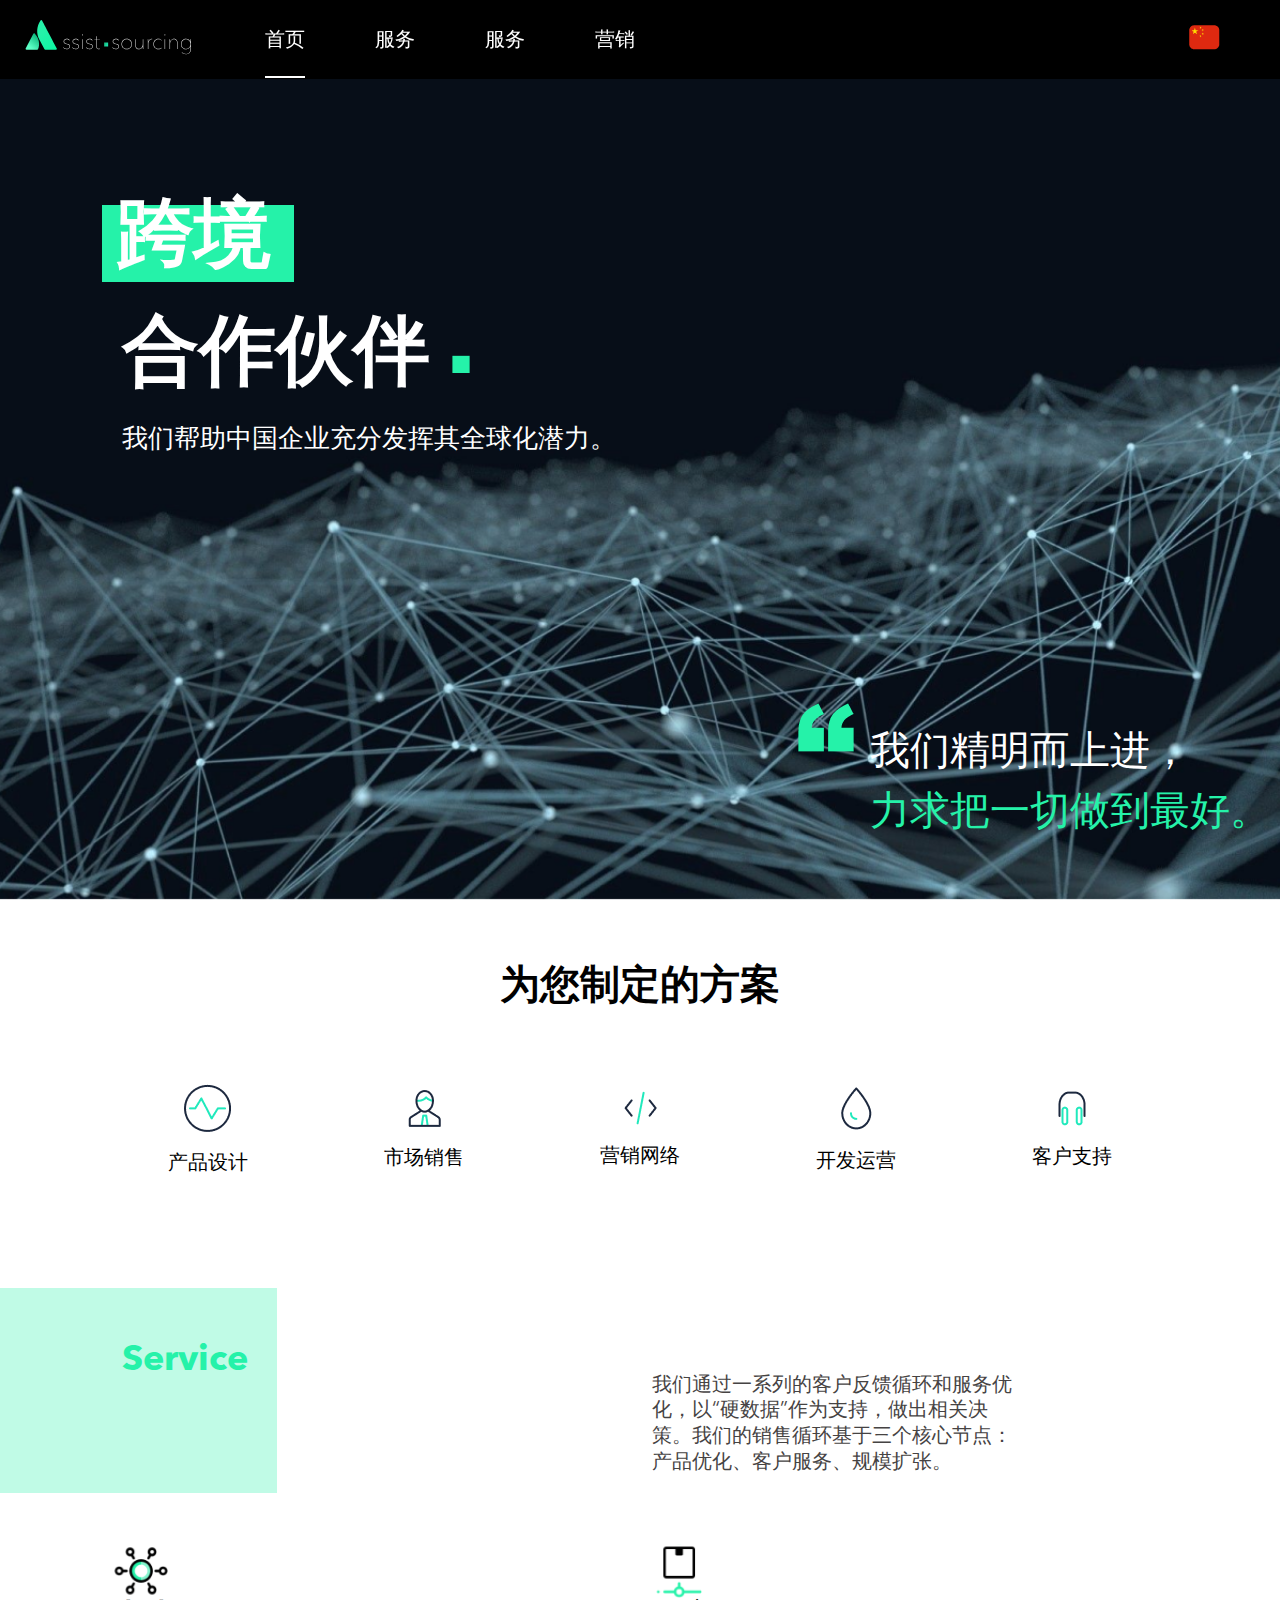
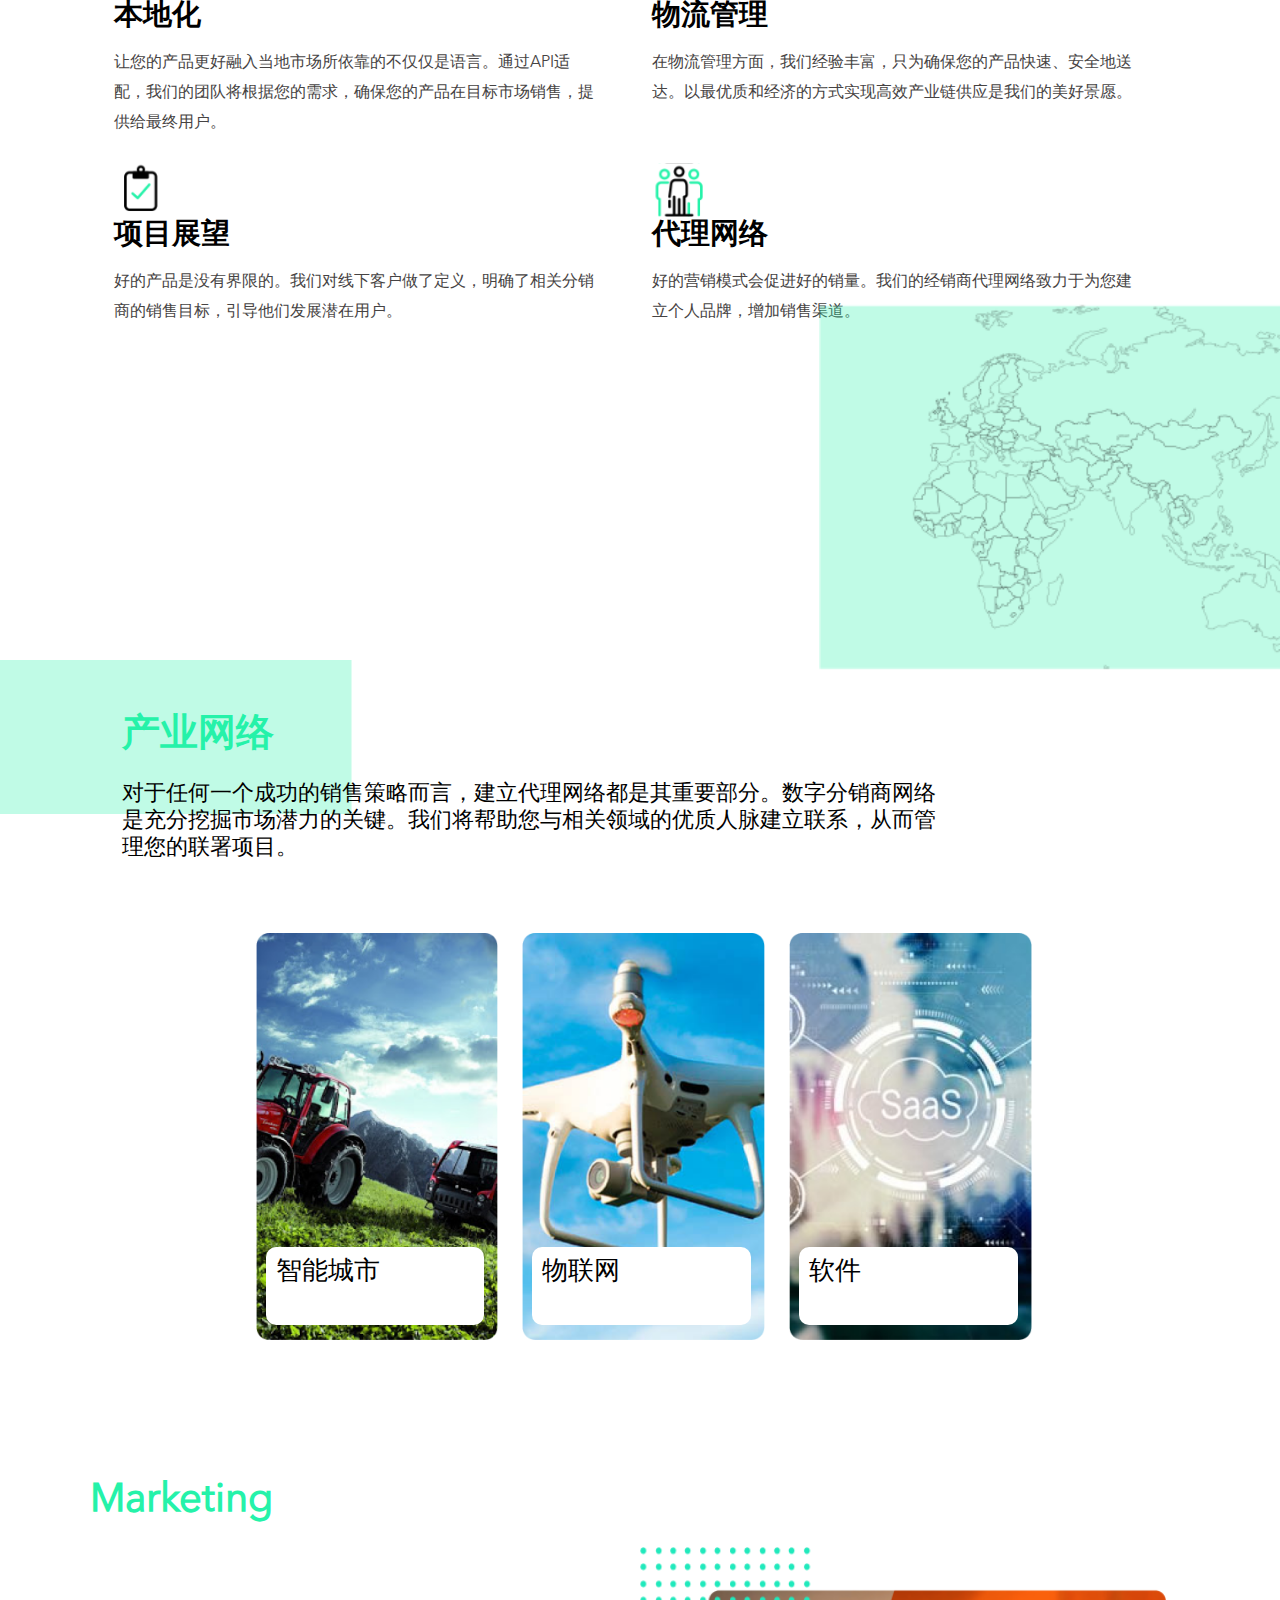
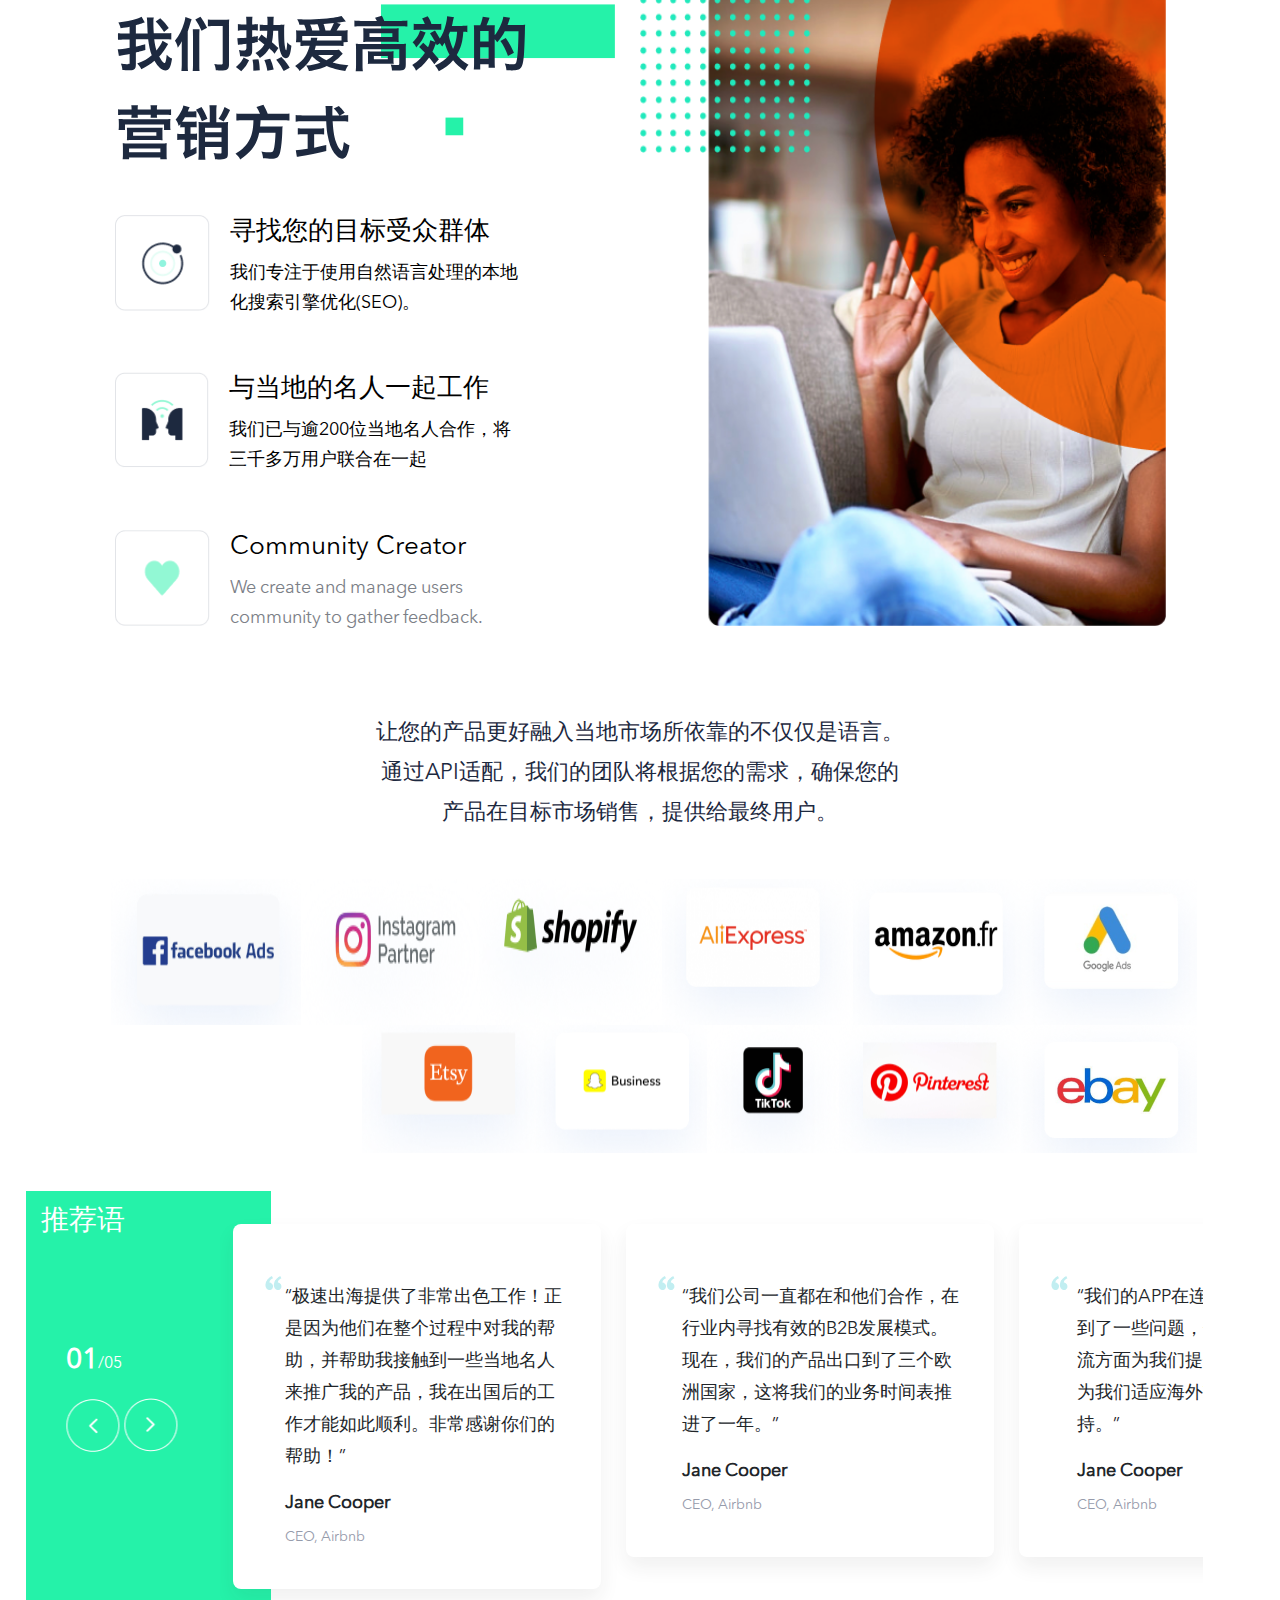
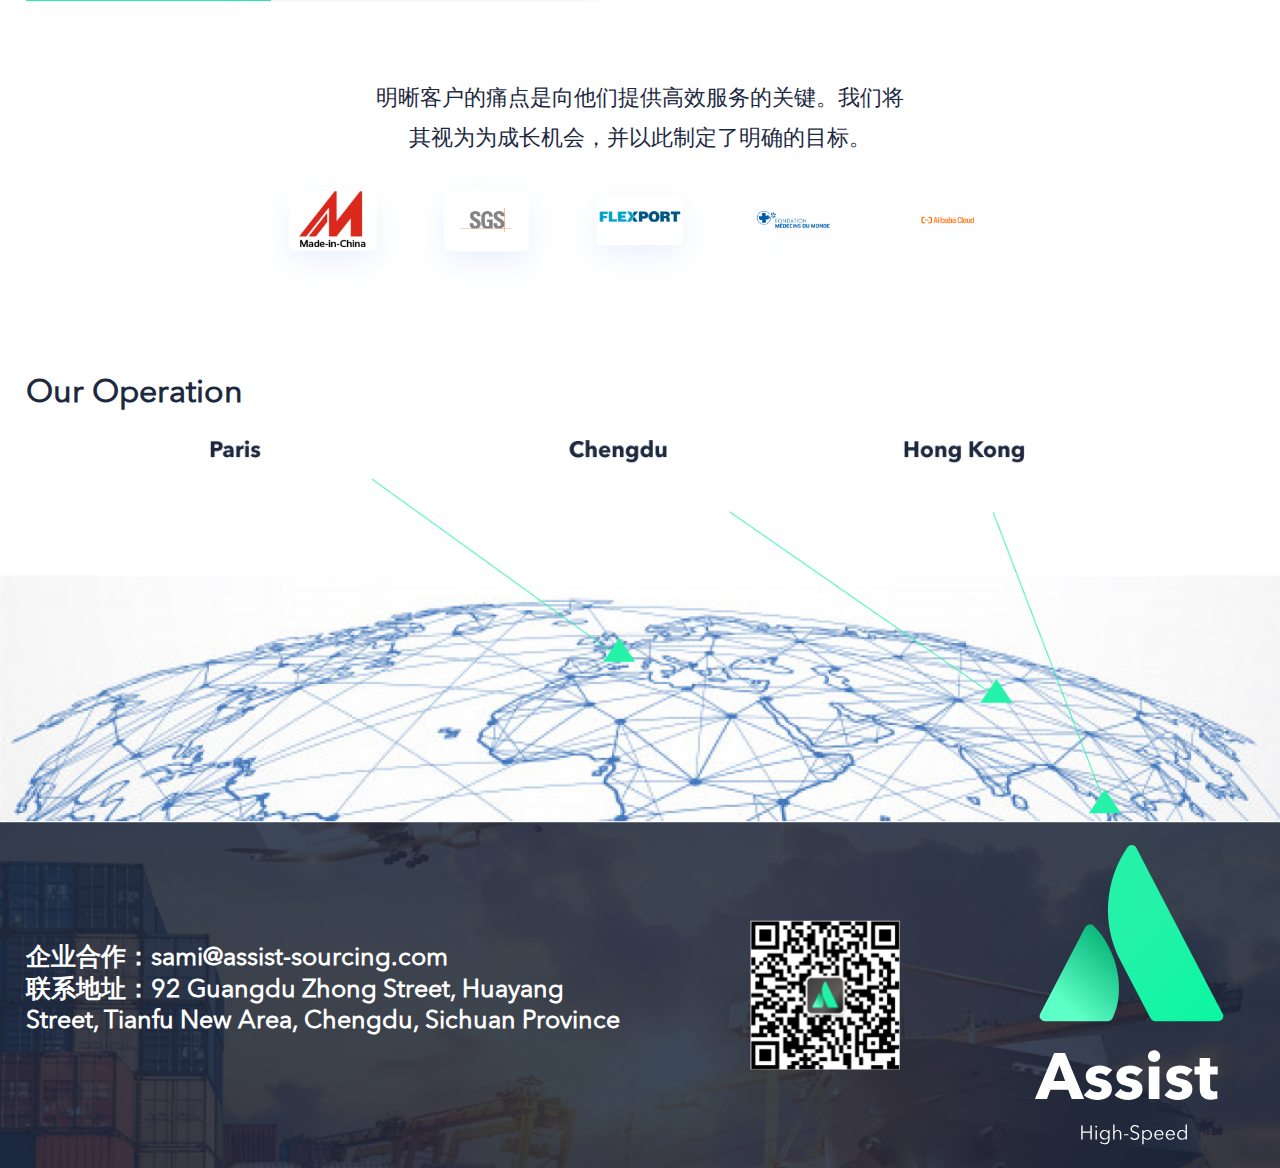
<file: chinese-page.html>
<!DOCTYPE html>
<html lang="en">

<head>
    <meta charset="UTF-8">
    <meta name="viewport" content="width=device-width, initial-scale=1.0">
    <meta name="keywords" content="" />
    <meta name="description" content="" />

    <title>Home</title>
    <link href="css/style.css" rel="stylesheet" type="text/css" />
    <link href="css/bootstrap.css" rel="stylesheet" type="text/css" />
    <link href="css/bootstrap.min.css" rel="stylesheet" type="text/css" />

    <script src="js/bootstrap.js"></script>
    <script src="js/bootstrap.min.js"></script>

    <style>
        .ch-head-p {
            width: 100vw;
            height: 100vh;
        }
        @media (max-width: 800px)
{
    .head_title {
    padding: 34% 5% 0%;
    width: 100%;
}
.htt1 {
    width: 33vw;
    height: 13vw;
    font-size: 12vw !important;
    line-height: 157.19% !important;
    color: #ffffff;
    padding-left: 15px;
}
.htt2 {
    font-size: 10vw !important;
    line-height: 157.19% !important;
    color: #ffffff;
    padding-left: 20px;
}
.head_title p {
    font-style: normal;
    font-weight: 500;
    font-size: 6vw !important;
    line-height: 126.19%;
    color: #ffffff;
    /* margin-top: 15px; */
    width: 100%;
}
.htp {
    font-style: normal;
    font-weight: 500;
    font-size: 5vw !important;
    line-height: 126.19%;
    color: #ffffff;
    /* margin-top: 15px; */
    width: 80%;
    padding-left: 20px;
}
.head_bottom img {
  position: absolute;
    left: -38px;
    top: -6px;
    width: 29px;
}
.head_bottom p {
    font-size: 25px;
    color: #fff;
}
.sec_drow {
    text-align: center;
    margin-bottom: 25px;
}
.ser-d1-sub h1 {
    font-family: avenir-next-b;
    font-style: normal;
    font-weight: bold;
    font-size: 8.8vw;
    line-height: 126.19%;
    color: #25f2a9;
}
.ser-d3 h1 {
    font-style: normal;
    font-weight: bold;
    font-size: 5.3vw;
    line-height: 126.19%;
    color: #000000;
    margin-top: 10px;
}
.ind-d1-sub h1 {
    font-style: normal;
    font-weight: bold;
    font-size: 6vw;
    line-height: 126.19%;
    color: #25f2a9;
}
.ind-d1-sub p {
    font-size: 3vw;
 
}
.ind-d2{
    margin-top: 50px !important;
}
.ind-d2-sub-d h2 {
    margin-bottom: 0px;
    font-size: 3vw;
}
.sec_text_4 {
    width: 85%;
    margin: auto;
    text-align: center;
}
.logos_sec1 {
    width: 100%;
    margin: auto;
    justify-content: center;
    display: flex;
    flex-wrap: wrap;
    padding: 3vw 0px;
}
.ind-bottom-imgs a img {
    width: 20vw;
}
.operation h2 {
  
    font-size: 4.5vw;
}
footer {
    display: flex;
    justify-content: center;
    align-items: center;
    padding: 25px 5vw;
    flex-wrap: wrap;
}
.footer_h2 {
    width: 100%;
}
.footer_h2 h2 {
    font-size: 14px;
    font-weight: bold;
    color: #fff;
    line-height: 21.55px;
}
.footer_img1 img {
    height: 100% !important;
    width: 75% !important;
    margin-top: 12px;
}

.footer_img2 img {
    width: 100px !important;
    margin-top: 12px;
}

}
    </style>

</head>

<body>
    <header  class="ch-head-p" style="background: linear-gradient( rgba(0, 0, 0, 0), rgba(0, 0, 0, 0)), url(img/ch-header-img.png);
       background-size: cover;  position: relative; ">
        <section class="navigation" style="background-color: #000;">
            <div class="">
                <div class="brand">
                    <a href="index.html"><img src="img/logo.svg" /></a>
                </div>
                <nav>
                    <div class="nav-mobile"><a id="nav-toggle" href="#"><span></span></a></div>
                    <ul class="nav-list">
                        <li>
                            <a href="index.html" class="nav-active">首页</a>
                        </li>
                        <li>
                            <a href="#myservice">服务</a>

                        </li>
                        <li>
                            <a href="#myinduetries">服务</a>

                        </li>
                        <li>
                            <a href="#">营销</a>
                        </li>

                    </ul>

                </nav>
                <a class="trans_flg">
                    <img src="img/chinese-flag.png" /></a>

            </div>
        </section>
        <div class="head_title">
            <h1 class="some_bg htt1"><span class="">跨境</span></h1>
               <h1 class="htt2">  合作伙伴  <img src="img/sq.png" /></h1>

            <p class="htp">我们帮助中国企业充分发挥其全球化潜力。
            </p>
        </div>

        <div class="head_bottom">
           <div style="position: relative;">
                <img src="img/quote-m2.png" />
            <p>我们精明而上进，<br> <span style="color: #25F2A9;">力求把一切做到最好。</span> </p>
            
           </div>

        </div>
      
    </header>

    <section class="second_section_ch">
          <div class="sec_ds">
                <h1>为您制定的方案</h1>
                <div class="sec_dflex">
                   <div class="sec_drow">
                       <img src="img/analytics-89.png" />
                        <h2>产品设计</h2>
                   </div>
               
                   <div class="sec_drow">
                       <img src="img/business-agent.png" />
                        <h2>市场销售</h2>
                   </div>
                
                   <div class="sec_drow">
                       <img src="img/code.png" />
                        <h2>营销网络</h2>
                   </div>
                
                   <div class="sec_drow">
                       <img src="img/drop.png" />
                        <h2>开发运营</h2>
                   </div>
              
                   <div class="sec_drow">
                       <img src="img/headphones-2.png" />
                        <h2>客户支持</h2>
                   </div>

                   </div>
           
          </div>
    </section>

    <main class="">
        <section class="services" id="myservice">

            <div class="row" style="width: 100%; margin: 0px !important;">
                <div class="col-md-6 ser-d1">
                    <div class="ser-d1-sub">
                        <h1>
                            Service
                        </h1>
                        <h2 style="display: none;">
                            Pourquoi utiliser nos services ?
                        </h2>
                    </div>
                </div>
                <div class="col-md-6  ser-d2">
                    <div class="sub-ser-d2">
                        <p>我们通过一系列的客户反馈循环和服务优化，以“硬数据”作为支持，做出相关决策。我们的销售循环基于三个核心节点：产品优化、客户服务、规模扩张。
                        </p>
                    </div>
                </div>

            </div>

            <div class="row ser-row-2" style="width: 100%; margin: 0px !important;">
                <div class="col-md-6 ser-d3 ch-ser-d3">
                    <img src="img/sourceing.svg" />
                    <h1>本地化</h1>
                    <p>让您的产品更好融入当地市场所依靠的不仅仅是语言。通过API适配，我们的团队将根据您的需求，确保您的产品在目标市场销售，提供给最终用户。</p>
                </div>
                <div class="col-md-6 ser-d3 ch-ser-d3">
                    <img src="img/logis.svg" />
                    <h1>物流管理</h1>
                    <p>在物流管理方面，我们经验丰富，只为确保您的产品快速、安全地送达。以最优质和经济的方式实现高效产业链供应是我们的美好景愿。
                    </p>
                </div>
                <div class="col-md-6 ser-d3 ch-ser-d3">
                    <img src="img/prospection.svg" />
                    <h1>项目展望</h1>
                    <p>好的产品是没有界限的。我们对线下客户做了定义，明确了相关分销商的销售目标，引导他们发展潜在用户。</p>
                </div>
                <div class="col-md-6 ser-d3 ch-ser-d3">
                    <img src="img/agent.svg" />
                    <h1>代理网络</h1>
                    <p>好的营销模式会促进好的销量。我们的经销商代理网络致力于为您建立个人品牌，增加销售渠道。
                    </p>
                </div>
                <div class="col-md-6">

                </div>
                <div class="col-md-6 map-img-ser">
                    <img src="img/Group 147.png" />
                </div>

            </div>

        </section>

    

        <section class="indrustries" id="myinduetries">

            <div class="row" style="width: 100%; margin: 0px !important;;">
                <div class="col-md-9 ind-d1">
                    <div class="ind-d1-sub">
                        <h1>
                           产业网络
                        </h1>
                        <p style="color: #000; font-weight: 500;">对于任何一个成功的销售策略而言，建立代理网络都是其重要部分。数字分销商网络是充分挖掘市场潜力的关键。我们将帮助您与相关领域的优质人脉建立联系，从而管理您的联署项目。</p>
                    </div>
                </div>
                <div class="col-md-3">
                </div>

            </div>

            <div class="row ind-d2" style="width: 100%; margin: 0px; justify-content: center;">
                <div class="col-md-3">
                    <div class="ind-d2-sub">
                        <img src="img/agri.png">
                        <div class="ind-d2-sub-d">
                            <h2>智能城市 </h2>
                         
                        </div>
                   
                    </div>
                </div>
                <div class="col-md-3">
                    <div class="ind-d2-sub">
                        <img src="img/iot.png">
                        <div class="ind-d2-sub-d">
                            <h2>物联网</h2>
                            <a href="#" style="display: none;">Voir plus</a>
                        </div>
                       
                    </div>
                </div>
                <div class="col-md-3">
                    <div class="ind-d2-sub">
                        <img src="img/smart.png">
                        <div class="ind-d2-sub-d">
                            <h2>软件</h2>
                            <a href="#" style="display: none;">Voir plus</a>
                        </div>
                      
                    </div>
                </div>
                <!--
                    <div class="col-md-12 ind-bottom-txt">
                    <p>Amet odio lobortis nisi sed felis non. Vitae mauris faucibus dolor habitasse imperdiet eu. Nibh adipiscing augue suscipit massa auctor. Urna, turpis in pellentesque interdum etiam nisl faucibus. </p>
                </div>
             -->
            </div>


        </section>

        <section class="marketing">
            <h2>Marketing</h2>
            <div class="row">
               <div class="col-md-6 ">
                   <div class="mark_col1">
                       <img src="img/marketing-top-text.svg" style="width: 100%;"/>

                   <div class="mar_flex-d">
                       <img src="img/ch-ico1.png" />
                       <div class="mar_typo">
                           <h4>寻找您的目标受众群体</h4>
                           <p>我们专注于使用自然语言处理的本地化搜索引擎优化(SEO)。</p>
                           
                       </div>

                   </div>
                     <div class="mar_flex-d">
                       <img src="img/ch-ico2.png" />
                       <div class="mar_typo">
                           <h4>与当地的名人一起工作</h4>
                           <p>我们已与逾200位当地名人合作，将三千多万用户联合在一起</p>
                           
                       </div>

                   </div>
                     <div class="mar_flex-d">
                       <img src="img/ch-ico3.png" />
                       <div class="mar_typo">
                           <h4>Community Creator</h4>
                           <p style="color: #7C8087;">We create and manage users community to gather feedback.</p>
                           
                       </div>

                   </div>
                   </div>

               </div>
                <div class="col-md-6">
                  <img src="img/sideimg.png" style="width: 100%;"/>
               </div>
            </div>

        </section>

        <section class="sec_text_4">
             <h6>
                让您的产品更好融入当地市场所依靠的不仅仅是语言。通过API适配，我们的团队将根据您的需求，确保您的产品在目标市场销售，提供给最终用户。
            </h6>
        </section>

        <section class="logos_sec1">

            <img src="img/ch-fb.png" />
            <img src="img/ch-insta.png" />
            <img src="img/ch-shopify.png" />
            <img src="img/ch-aliexpress.png" />
            <img src="img/ch-amazon.png" />
            <img src="img/ch-google-ads.png" />
            <img src="img/ch-etsy.png" />
            <img src="img/business.png" />
            <img src="img/ch-tiktok.png" />
            <img src="img/ch-pint.png" />
            <img src="img/ch-ebay.png" />
            


        </section>


        <section class="testimonals" style="margin: 0 2vw;">
            <div class="testi_flex">
                <div class="testi_d1">
                    <h3>推荐语</h3>
                    <div class="testi_d1_s">
                        <p><span>01</span>/<span>05</span></p>
                        <div class="testi_arrows">
                            <a><img src="img/testi-arr1.png" /></a>
                            <a><img src="img/testi-arr2.png" /></a>
                        </div>
                    </div>
                </div>
                <div class="testi_d2">
                    <div class="tf_row" style="width: 100%;">
                        <div class="col-md-4">
                            <div class="testi_rev">
                                <img src="img/airbnb.png" class="test-rev-img" style="display: none;" />
                                <div class="testi_rev_flex">
                                    <div class="rev_flex_col1">
                                        <img src="img/quote-mark.png" />
                                    </div>
                                    <div class="rev_flex_col2">
                                        <p>
                                          “极速出海提供了非常出色工作！正是因为他们在整个过程中对我的帮助，并帮助我接触到一些当地名人来推广我的产品，我在出国后的工作才能如此顺利。非常感谢你们的帮助！”
                                        </p>
                                        <h5>Jane Cooper</h5>
                                        <h6>CEO, Airbnb</h6>
                                    </div>
                                </div>
                            </div>
                        </div>
                        <div class="col-md-4">
                            <div class="testi_rev">
                                <img src="img/airbnb.png" style="display: none;" />
                                <div class="testi_rev_flex">
                                    <div class="rev_flex_col1">
                                        <img src="img/quote-mark.png" />
                                    </div>
                                    <div class="rev_flex_col2">
                                        <p>
                                          “我们公司一直都在和他们合作，在行业内寻找有效的B2B发展模式。现在，我们的产品出口到了三个欧洲国家，这将我们的业务时间表推进了一年。”

                                        </p>
                                        <h5>Jane Cooper</h5>
                                        <h6>CEO, Airbnb</h6>
                                    </div>
                                </div>
                            </div>
                        </div>
                        <div class="col-md-4">
                            <div class="testi_rev">
                                <img src="img/airbnb.png" style="display: none;" />
                                <div class="testi_rev_flex">
                                    <div class="rev_flex_col1">
                                        <img src="img/quote-mark.png" />
                                    </div>
                                    <div class="rev_flex_col2">
                                        <p>
                                            “我们的APP在连接到国外市场时遇到了一些问题，他们不仅在离线物流方面为我们提供了帮助，而且也为我们适应海外市场提供了技术支持。”
                                        </p>
                                        <h5>Jane Cooper</h5>
                                        <h6>CEO, Airbnb</h6>
                                    </div>
                                </div>
                            </div>
                        </div>
                        <div class="col-md-4">
                            <div class="testi_rev">
                                <img src="img/airbnb.png" style="display: none;" />
                                <div class="testi_rev_flex">
                                    <div class="rev_flex_col1">
                                        <img src="img/quote-mark.png" />
                                    </div>
                                    <div class="rev_flex_col2">
                                        <p>
                                          “我们的APP在连接到国外市场时遇到了一些问题，他们不仅在离线物流方面为我们提供了帮助，而且也为我们适应海外市场提供了技术支持。”
                                        </p>
                                        <h5>Jane Cooper</h5>
                                        <h6>CEO, Airbnb</h6>
                                    </div>
                                </div>
                            </div>
                        </div>
                        <div class="col-md-4">
                            <div class="testi_rev">
                                <img src="img/airbnb.png" style="display: none;" />
                                <div class="testi_rev_flex">
                                    <div class="rev_flex_col1">
                                        <img src="img/quote-mark.png" />
                                    </div>
                                    <div class="rev_flex_col2">
                                        <p>
                                            “我们的APP在连接到国外市场时遇到了一些问题，他们不仅在离线物流方面为我们提供了帮助，而且也为我们适应海外市场提供了技术支持。”
                                        </p>
                                        <h5>Jane Cooper</h5>
                                        <h6>CEO, Airbnb</h6>
                                    </div>
                                </div>
                            </div>
                        </div>

                    </div>
                </div>
            </div>
        </section>

         <section class="after_testi">
            <div  class="sec_text_4">
                 <h6>
               明晰客户的痛点是向他们提供高效服务的关键。我们将其视为为成长机会，并以此制定了明确的目标。
            </h6>
            </div>
               <div class="ind-bottom-imgs">
                    <a><img src="img/madeinchina.png" /></a>
                    <a><img src="img/sgs.png" /></a>
                    <a><img src="img/flexport.png" /></a>
                    <a><img src="img/fondation.png" /></a>
                    <a><img src="img/alibaba.png" /></a>

                </div>
        </section>


        <section class="operation">
            <h2 style="color: #1D293F !important; margin-bottom: 2vw;">Our Operation
</h2>
            <!--
                <div class="container">
                <div class="row">
                    <div class="col-md-1">

                    </div>
                    <div class="col-md-3 col-sm-3 col-3 op_col">
                        <h2>Paris</h2>
                    
                            <p>Amet odio lobortis nisi sed felis non. Vitae mauris faucibus dolor habitasse imperdiet eu. Nibh adipiscing augue suscipit massa auctor.
                        </p>
                          <img src="img/footer-line-1.png" class="footer-arr1" />
                    

                    </div>
                    <div class="col-md-1">

                    </div>
                    <div class="col-md-3 col-sm-3 col-3 op_col">
                        <h2>Chengdu</h2>
                    
                            <p>Amet odio lobortis nisi sed felis non. Vitae mauris faucibus dolor habitasse imperdiet eu. Nibh adipiscing augue suscipit massa auctor.
                        </p>
                       <img src="img/footer-line-2.png" class="footer-arr2" />
                    


                    </div>
                    <div class="col-md-1">

                    </div>
                    <div class="col-md-3 col-sm-3 col-3 op_col">
                        <h2>Hong Kong</h2>
                        
                            <p>Amet odio lobortis nisi sed felis non. Vitae mauris faucibus dolor habitasse imperdiet eu. Nibh adipiscing augue suscipit massa auctor.
                        </p>
                        <img src="img/footer-line-3.png" class="footer-arr3" />
                     


                    </div>
                </div>
            </div>
          -->
            <img src="img/opera-3.png" class="global_img" style="width: 100%;" />

        </section>
        <footer class="foot">
            <div class="footer_h2">
                <h2>
                企业合作：sami@assist-sourcing.com <br>
                联系地址：92 Guangdu Zhong Street, Huayang Street, Tianfu New Area, Chengdu, Sichuan Province
                </h2>
            </div>
           <div class="footer_img1">
                <img src="img/QR 1.png" style="width: 150px;
             height: 150px;" />
           </div>
          <div class="footer_img2">
                <img src="img/footer-ico.svg" />
          </div>
        </footer>

    </main>





    <script src="https://cdnjs.cloudflare.com/ajax/libs/jquery/2.1.3/jquery.min.js"></script>

    <!--Navbar-->
    <script>
        $(document).ready(function() {
                $(window).scroll(function() {
                    var scroll = $(window).scrollTop();
                    if (scroll > 300) {
                        $(".navigation").css("background", "#000");
                    } else {
                        $(".navigation").css("background", "#00000085");
                    }
                })
            })
            (function($) { // Begin jQuery
                $(function() { // DOM ready
                    // If a link has a dropdown, add sub menu toggle.
                    $('nav ul li a:not(:only-child)').click(function(e) {
                        $(this).siblings('.nav-dropdown').toggle();
                        // Close one dropdown when selecting another
                        $('.nav-dropdown').not($(this).siblings()).hide();
                        e.stopPropagation();
                    });
                    // Clicking away from dropdown will remove the dropdown class
                    $('html').click(function() {
                        $('.nav-dropdown').hide();
                    });
                    // Toggle open and close nav styles on click
                    $('#nav-toggle').click(function() {
                        $('nav ul').slideToggle();
                    });
                    // Hamburger to X toggle
                    $('#nav-toggle').on('click', function() {
                        this.classList.toggle('active');
                    });
                }); // end DOM ready
            })(jQuery); // end jQuery
    </script>
    </script>
</body>

</html>
</file>
<file: css/style.css>
* {
  box-sizing: border-box;
}

@font-face {
  font-family: avenir-next;
  src: url(../font/AvenirNextLTPro-Regular.otf);
}

@font-face {
  font-family: avenir-next-b;
  src: url(../font/AvenirNextLTPro-Bold.otf);
}

@import url("https://fonts.googleapis.com/css2?family=Roboto:wght@700&display=swap");
body {
  margin: 0px;
  overflow-x: hidden;
  font-family: avenir-next !important;
}

header {
  background: linear-gradient(rgba(0, 0, 0, 0.5), rgba(0, 0, 0, 0.5)),
    url(../img/header-img.png);
  background-size: cover;
  height: auto;
}

.head_title {
  padding: 16% 8% 12%;
  width: 75%;
}

.some_bg {
  background: #25f2a9;
}

.head_title h1 {
  font-family: "Roboto", sans-serif !important;
  font-style: normal;
  font-weight: bold;
  font-size: 5vw;
  line-height: 126.19%;
  /* or 126px */
  color: #ffffff;
}

.head_title p {
  font-style: normal;
  font-weight: 500;
  font-size: 1.5vw;
  line-height: 126.19%;
  /* or 28px */
  color: #ffffff;
  margin-top: 15px;
  width: 80%;
}

.social_ico_head {
  display: grid;
  /*padding: 29px 0px;
            */
  position: absolute;
  top: 50%;
  place-items: center;
  right: 40px;
  transform: translateY(-50%);
  -webkit-transform: translateY(-50%);
  -moz-transform: translateY(-50%);
  -ms-transform: translateY(-50%);
  -o-transform: translateY(-50%);
}

.social_ico_head a {
  padding: 5px;
}

.primary_color {
  color: #25f2a9;
}

.navigation {
  height: 79px;
  width: 100%;
  background: rgba(10, 9, 9, 0.6);
  z-index: 999;
  position: fixed;
  top: 0;
}

.navigation.cbp-af-header-shrink {
  background-color: #000;
}

.brand {
  position: fixed;
  padding-left: 20px;
  float: left;
  line-height: 70px;
  text-transform: uppercase;
  font-size: 1.4em;
}

.brand a img {
  width: 175px;
}

.brand a,
.brand a:visited {
  color: #ffffff;
  text-decoration: none;
}

.trans_flg {
  position: fixed;
  right: 60px;
  top: 25px;
}

nav {
  text-align: center;
  position: fixed;
  left: 18%;
  top: 6px;
}

nav ul {
  list-style: none;
  margin: 0;
  padding: 0;
}

nav ul li {
  float: left;
  position: relative;
}

nav ul li a,
nav ul li a:visited {
  display: block;
  padding: 0 0px;
  margin: 0 35px;
  line-height: 70px;
  background: transparent;
  color: #ffffff;
  text-decoration: none;
  font-style: normal;
  font-weight: normal;
  font-size: 20px;
}

nav ul li a:hover,
nav ul li a:visited:hover {
  color: #ffffff;
}

.nav-active {
  border-bottom: 2px solid #fff;
}

nav ul li a:not(:only-child):after,
nav ul li a:visited:not(:only-child):after {
  padding-left: 4px;
  content: " ▾";
}

nav ul li ul li {
  min-width: 190px;
}

nav ul li ul li a {
  padding: 15px;
  line-height: 20px;
}

.nav-dropdown {
  position: absolute;
  display: none;
  z-index: 1;
  background: rgba(10, 9, 9, 0.6);
  text-align: left;
}

.nav-dropdown li a {
  font-size: 18px !important;
}
/* Mobile navigation */

.nav-mobile {
  display: none;
  position: absolute;
  top: 0;
  right: 0;
  height: 70px;
  width: 70px;
}

.head_title h1 img {
  width: 18px;
  line-height: 0px;
  margin-bottom: -16px;
}

@media only screen and (max-width: 798px) {
  .trans_flg {
    display: none;
  }
  .nav-mobile {
    display: block;
  }
  .nav-active {
    width: 107px;
  }
  nav {
    position: inherit;
    width: 100%;
    padding: 50px 0 15px;
    background-color: #000;
  }
  .brand {
    line-height: 60px;
  }
  .social_ico_head {
    top: 35%;
    transform: translateY(-95%);
    -webkit-transform: translateY(-95%);
    -moz-transform: translateY(-95%);
    -ms-transform: translateY(-95%);
    -o-transform: translateY(-95%);
  }
  .social_ico_head a {
    padding: 0px;
  }
  nav ul {
    display: none;
    background: #000;
    margin-top: 9px;
    position: absolute;
    width: 100%;
    padding-left: 10px;
  }
  .navigation {
    background: #000;
    height: 65px;
  }
  nav ul li {
    float: none;
    text-align: left;
  }
  nav ul li a {
    padding: 15px;
    line-height: 20px;
  }
  nav ul li ul li a {
    padding-left: 30px;
  }
  .nav-dropdown {
    position: static;
  }
}

@media screen and (min-width: 799px) {
  .nav-list {
    display: block !important;
  }
}

#nav-toggle {
  position: absolute;
  left: 18px;
  top: 22px;
  cursor: pointer;
  padding: 10px 35px 16px 0px;
}

#nav-toggle span,
#nav-toggle span:before,
#nav-toggle span:after {
  cursor: pointer;
  border-radius: 1px;
  height: 5px;
  width: 35px;
  background: #ffffff;
  position: absolute;
  display: block;
  content: "";
  transition: all 300ms ease-in-out;
}

#nav-toggle span:before {
  top: -10px;
}

#nav-toggle span:after {
  bottom: -10px;
}

#nav-toggle.active span {
  background-color: transparent;
}

#nav-toggle.active span:before,
#nav-toggle.active span:after {
  top: 0;
}

#nav-toggle.active span:before {
  transform: rotate(45deg);
}

#nav-toggle.active span:after {
  transform: rotate(-45deg);
}

.subhead {
  background: #25f2a9;
  width: 76vw;
  margin: auto;
  position: relative;
  top: -40px;
  padding: 20px 0px;
}

.sub-t2 {
  display: flex;
  justify-content: center;
  place-items: center;
  position: relative;
}

.sub-t {
  position: relative;
}

.sub-t:after {
  content: "";
  position: absolute;
  right: -12px;
  z-index: 100;
  top: 50%;
  transform: translateY(-50%);
  width: 2px;
  height: 50%;
  /* or 100px */
  background: #fff;
}

.sub-t:last-child::after {
  content: "";
  position: absolute;
  right: 0px;
  z-index: 100;
  top: 50%;
  transform: translateY(-50%);
  width: 0px;
  height: 0px;
  /* or 100px */
  background: #fff;
}

@media (min-width: 768px) {
  .sht_2 {
    width: 50%;
    text-align: center;
  }
}

.sub-t2 img {
  padding: 0px 10px;
  width: 6vw;
}

.subhead_text h1 {
  font-family: avenir-next-b !important;
  font-style: normal;
  font-weight: bold;
  font-size: 3vw;
  line-height: 126.19%;
  /* or 63px */
  color: #ffffff;
}

.subhead_text p {
  font-style: normal;
  font-weight: 400;
  font-size: 1.5vw;
  line-height: 126.19%;
  text-align: center;
  color: #ffffff;
}

.cust-img-sh {
  width: 7vw;
}

.sub-head-row {
  display: flex;
}

@media (max-width: 768px) {
  .sub-head-row .col-md-4 {
    width: 32%;
  }
  .cust-img-sh {
    width: 12vw;
  }
  .sub-t2 {
    padding: 8px 0px;
  }
  .sub-t2 img {
    padding: 0px 10px;
    width: 12vw;
  }
  .sub-t2 img {
    width: 12vw;
  }
  .subhead {
    background: #25f2a9;
    width: 100vw;
    margin: 0px;
    position: relative;
    top: 0px;
    padding: 0px 0px;
  }
  .subhead_text {
    position: relative;
    top: 10px;
  }
}

.ser-d1 {
  background: url(../img/Rectangle\ 23.png);
  background-size: contain;
  background-repeat: no-repeat;
  height: 16vw;
}

.sub-ser-d2 {
}

.ser-d1-sub {
  margin: 4vw 0vw 0vw 8.6vw;
}

.ser-d1-sub h1 {
  font-family: avenir-next-b;
  font-style: normal;
  font-weight: bold;
  font-size: 2.8vw;
  line-height: 126.19%;
  /* or 50px */
  color: #25f2a9;
}

.ser-d1-sub h2 {
  font-style: normal;
  font-weight: 600;
  font-size: 2.8vw;
  line-height: 126.19%;
  /* or 50px */
  color: #000000;
  width: 65%;
}

.row {
  width: 100%;
}

.ser-d2 {
  position: relative;
}

.ser-d2 p {
  font-style: normal;
  font-weight: 500;
  font-size: 1.6vw;
  line-height: 126.19%;
  /* or 19px */
  color: #464343;
  position: absolute;
  bottom: 0px;
  padding-right: 20vw;
}

.ser-row-2 {
  padding: 4vw 8vw;
}

.ser-d3 {
  padding-right: 3vw;
}

.ser-d3 img {
  width: 54px;
  height: 54px;
}

.ser-d3 h1 {
  font-style: normal;
  font-weight: bold;
  font-size: 2.3vw;
  line-height: 126.19%;
  /* or 38px */
  color: #000000;
}

.ser-d3 p {
  font-style: normal;
  font-weight: 500;
  font-size: 1.2vw;
  line-height: 126.19%;
  /* or 19px */
  color: #464343;
  margin: 3vw 0px;
}
.ch-ser-d3 {
}
.ch-ser-d3 p {
  font-style: normal;
  font-weight: 500;
  font-size: 1rem !important;
  line-height: 30px !important;
  color: #464343;
  margin: 1vw 0px 2vw !important;
  padding: 0px 2rem 0px 0px !important;
}

.map-img-ser {
  position: relative;
}

.map-img-ser img {
  position: absolute;
  right: -8vw;
  top: -4vw;
  width: 36vw;
  height: auto;
}

@media (max-width: 768px) {
  .ser-d1 {
    margin: 0px 0px;
  }
  .ser-d2 {
    padding: 0px 15px !important;
  }
  .ser-d2 p {
    bottom: 0px;
    top: 6vw;
    font-size: 2vw;
  }
  .ser-row-2 {
    padding: 16vw 8vw;
  }
  .ser-d3 p {
    font-size: 2vw;
  }
}

@media (max-width: 600px) {
  .head_title h1 img {
    width: 7px !important;
    line-height: 0px;
    margin-bottom: -2px !important;
  }
  .ser-d2 p {
    top: 2vw;
    font-size: 3vw;
  }
  .ser-d3 p {
    font-size: 3vw;
  }
  .head_title h1 img {
    width: 5px;
    line-height: 0px;
    margin-bottom: -6px;
  }
  .social_ico_head {
    top: 35%;
    transform: translateY(-80%);
    -webkit-transform: translateY(-80%);
    -moz-transform: translateY(-80%);
    -ms-transform: translateY(-80%);
    -o-transform: translateY(-80%);
  }
}

.comments {
  margin: 28vw 8vw 2vw 8vw;
}

.com-d1 {
}

.com-d1 h1 {
  font-style: normal;
  font-weight: 600;
  font-size: 3vw;
  line-height: 64px;
  /* or 145% */
  letter-spacing: -1px;
  color: #000000;
}

.com-d2 {
}

.com-d2-top {
  position: relative;
  left: 6vw;
  top: 4vw;
}

.com-d2 img {
  width: 3.5vw;
  height: 3vw;
}

.com-d2 p {
  background: rgba(37, 242, 169, 0.29);
  font-weight: 600;
  font-size: 1.8vw;
  line-height: 126.19%;
  /* or 38px */
  color: #000000;
  padding: 15px;
  position: absolute;
  left: 5vw;
}

.comments-3 {
  position: relative;
  margin-top: 12vw;
}

.comments-3 .row {
  width: 100%;
  margin: 0px;
  padding-left: 10%;
}

.comments-dd {
  top: 5vw;
}

.comments-dd2 {
  top: 12vw;
}

.com-d3 {
  position: relative;
}

.com-d3 h3 {
  font-style: normal;
  font-weight: 500;
  font-size: 2vw;
  line-height: 34px;
  /* identical to box height, or 121% */
  color: #1d293f;
}

.com-d3 p {
  font-style: normal;
  font-weight: normal;
  font-size: 1vw;
  line-height: 28px;
  /* or 187% */
  color: #7c8087;
  padding: 0px 4vw 0px 0px;
}

.cmnts-arr {
  position: absolute;
  top: 3vw;
  left: 9.5vw;
  width: 15vw;
  height: 6vw;
}

.cmnts-arr2 {
  position: absolute;
  top: 0vw;
  left: 9vw;
  width: 17vw;
  height: 14vw;
}

@media (max-width: 768px) {
  .com-d3 p {
    font-size: 2vw;
  }
  .cmnts-arr {
    display: none;
  }
  .cmnts-arr2 {
    display: none;
  }
  .com-d2-top {
    top: 1vw;
  }
  .comments-3 {
    margin-top: 19vw;
  }
  .com-d3 p {
  }
  .com-d3 img {
    width: 10vw;
  }
}

@media (max-width: 600px) {
  .com-d3 img {
    width: 15vw;
  }
  .com-d1 h1 {
    font-size: 4vw;
    line-height: 8px;
  }
  .comments {
    margin: 17vw 8vw 2vw 8vw;
  }
  .com-d3 h3 {
    font-size: 3vw;
    line-height: 10px;
  }
  .com-d3 p {
    font-size: 2.5vw;
    line-height: 15px;
    margin-bottom: 0px;
  }
}

.indrustries {
  position: relative;
  top: 20vw;
}

.ind-d1 {
  margin: 30px 0px;
  background: url(../img/Rectangle\ 25.png);
  background-size: contain;
  background-repeat: no-repeat;
  height: 12vw;
}

.ind-d1-sub {
  margin: 4vw 0vw 0vw 8.6vw;
}

.ind-d1-sub h1 {
  font-style: normal;
  font-weight: bold;
  font-size: 3vw;
  line-height: 126.19%;
  /* or 50px */
  color: #25f2a9;
}

.ind-d1-sub p {
  font-style: normal;
  font-weight: 700;
  font-size: 1.7vw;
  line-height: 126.19%;
  color: #464343;
  position: relative;
  top: 1vw;
}

.ind-d2 {
  padding: 7vw 8vw 2vw 8.6vw !important;
}

.ind-d2-sub {
  position: relative;
}

.ind-d2-sub p {
  position: relative;
  top: -8vw;
  font-style: normal;
  font-weight: 500;
  font-size: 1.4vw;
  line-height: 126.19%;
  /* or 28px */
  color: #7c8087;
  padding: 0px 3vw 0px 0px;
}

.ind-d2-sub img {
  width: 100%;
  margin-bottom: 3vw;
}

.ind-d2-sub-d {
  position: relative;
  bottom: 11vw;
  background: #ffffff;
  border-radius: 10px;
  width: 90%;
  margin: 10px;
  padding: 10px;
  -webkit-border-radius: 10px;
  -moz-border-radius: 10px;
  -ms-border-radius: 10px;
  -o-border-radius: 10px;
}

.ind-d2-sub-d h2 {
  font-style: normal;
  font-family: avenir-next-b !important;
  font-size: 2vw;
  line-height: 126.19%;
  /* or 38px */
  color: #000000;
  margin-bottom: 2vw;
}

.ind-d2-sub-d a {
  font-style: normal;
  font-weight: normal;
  font-size: 1.5vw;
  line-height: 126.19%;
  /* or 25px */
  text-decoration: none;
  color: #25f2a9;
}

.ind-bottom-txt {
  position: relative;
  top: -3vw;
  width: 50% !important;
  margin: auto;
}

.ind-bottom-txt p {
  font-style: normal;
  font-weight: 500;
  font-size: 1.2vw;
  line-height: 126.19%;
  /* or 28px */
  color: #464343;
}

.ind-bottom-imgs {
  display: flex;
  justify-content: center;
  align-items: center;
}

.ind-bottom-imgs a {
}

.ind-bottom-imgs a img {
  width: 12vw;
}

@media (max-width: 768px) {
  .ind-d1 {
    margin: 0px 0px;
  }
  .ind-d2 .col-md-3 {
    width: 25%;
  }
  .ind-d2-sub-d h2 {
    margin-bottom: 0px;
    font-size: 2vw;
  }
  .ind-d2-sub-d {
    bottom: 12vw;
    width: 85%;
  }
  .ind-bottom-txt {
    width: 85% !important;
  }
  .ind-bottom-txt p {
    font-size: 2vw;
  }
}

@media (max-width: 600px) {
  .ind-d2-sub p {
    position: relative;
    top: -12vw;
  }
  .ind-d2 .col-md-3 {
    width: 50%;
  }
  .ind-d2-sub-d {
    bottom: 16vw;
  }
  .ind-d1-sub p {
    font-size: 2vw;
    top: 2vw;
  }
  .ind-d2-sub p {
    font-size: 2vw;
  }
}

.testimonals {
  margin: 20vw 0 2vw;
}

.testi_flex {
  display: flex;
  position: relative;
}

.testi_d1 {
  background: #25f2a9;
  width: 20%;
  height: 32vw;
  color: #fff;
  padding: 15px;
  position: relative;
}

.testi_d1 h3 {
}

.testi_d1_s {
  position: absolute;
  top: 50%;
  left: 30%;
  transform: translate(-30%, -50%);
}

.testi_d1_s p {
}

.testi_d1_s p span:nth-child(1) {
  font-size: 28px;
  font-weight: bold;
}

.testi_d1_s p span:last-child {
}

.testi_arrows {
}

.testi_arrows a {
}

.testi_arrows a img {
}

.testi_d2 {
  display: grid;
  place-items: center;
  position: relative;
  left: -4vw;
  width: 80%;
  padding-top: 20px;
}

.testi_rev {
  display: flex;
  flex-direction: column;
  align-items: flex-start;
  padding: 32px;
  /* Default / White */
  background: #ffffff;
  /* Dark Shadow */
  box-shadow: 0px 10px 20px rgba(41, 41, 42, 0.07);
  border-radius: 8px;
  margin: 1vw;
}

.testi_d2 .tf_row {
  display: flex;
  flex-wrap: nowrap;
  overflow-x: scroll;
}

.testi_d2 .tf_row:hover {
}

.testi_rev_flex {
  display: flex;
  margin-top: 15px;
}

.testi_d2 .tf_row .col-md-4 {
  width: 40%;
}

.rev_flex_col1 {
  width: 8vw;
}

.rev_flex_col1 img {
}

.rev_flex_col2 {
  margin-top: 10px;
}

.rev_flex_col2 p {
  font-style: normal;
  font-weight: normal;
  font-size: 18px;
  line-height: 32px;
}

.rev_flex_col2 h5 {
  font-style: normal;
  font-weight: bold;
  font-size: 18px;
  line-height: 28px;
}

.rev_flex_col2 h6 {
  font-weight: 500;
  font-size: 14px;
  line-height: 24px;
  color: #969bab;
}

.rejoignez {
  margin: 0vw 0;
  background: linear-gradient(
    180deg,
    rgba(252, 255, 254, 0.7) 6.51%,
    rgba(47, 234, 167, 0.76) 24.71%
  );
  color: #fff;
  padding-top: 13vw;
}

.rejoignez h1 {
  font-family: avenir-next-b !important;
  font-style: normal;
  font-weight: 800;
  font-size: 3.3vw;
  line-height: 126.19%;
  color: #ffffff;
  width: 45%;
  margin: auto;
  padding-bottom: 30px;
}

.rejoignez img {
  width: 100%;
}

.operation {
  padding: 3vw 0vw 0;
}

.operation h2 {
  font-style: normal;
  font-weight: bold;
  font-size: 2.5vw;
  line-height: 126.19%;
  /* or 50px */
  color: #25f2a9;
  margin-bottom: 20px;
  padding: 0vw 2vw;
}

.op_col {
  position: relative;
}

.op_col h2 {
  font-style: normal;
  font-weight: bold;
  font-size: 1.8vw;
  line-height: 126.19%;
  /* or 32px */
  color: #000000;
  padding: 0px;
}

.op_col p {
  font-style: normal;
  font-weight: 500;
  font-size: 1.4vw;
  line-height: 126.19%;
  /* or 25px */
  color: #000000;
}

.op_col h2 {
  width: 100%;
}

.footer-arr1 {
  position: absolute;
  top: 7vw;
  left: 12vw;
}

.footer-arr2 {
  position: absolute;
  top: 9vw;
  left: 12.5vw;
}

.footer-arr3 {
  position: absolute;
  top: 9vw;
  left: 6.5vw;
}

.global_img {
}

footer {
  display: flex;
  justify-content: space-between;
  align-items: center;
  padding: 0px 2vw;
}
.footer_h2 {
  width: 50%;
}
.footer_h2 h2 {
  font-size: 25px;
  font-weight: bold;
  color: #fff;
  line-height: 31.55px;
}
.footer_img1 img {
}
.footer_img2 img {
}

@media (max-width: 980px) {
  .footer-arr1 {
    display: none;
  }
  .footer-arr2 {
    display: none;
  }
  .footer-arr3 {
    display: none;
  }
  .head_title h1 img {
    width: 17px;
    line-height: 0px;
    margin-bottom: -6px;
  }
}

@media (max-width: 800px) {
  .operation .row .col-md-3 {
    width: 30% !important;
  }
  .rejoignez h1 {
    width: 80%;
  }
  .testi_flex {
    display: grid;
  }
  .testi_d1 {
    width: 100%;
  }
  .testi_d1_s {
    left: 66%;
  }
  .testi_arrows a img {
    width: 30px;
  }
  .testi_d2 {
    width: 100%;
  }
  .test-rev-img {
    width: 100px;
  }
  .rev_flex_col2 p {
    font-size: 14px;
    line-height: 21px;
  }
  .rev_flex_col2 h5 {
    font-size: 12px;
    line-height: 10px;
  }
  .rev_flex_col2 h6 {
    font-size: 11px;
    line-height: 5px;
  }
  .testi_d2 .tf_row {
    display: grid;
    overflow-x: hidden;
    padding: 15px;
  }
  .testi_d2 .tf_row .col-md-4 {
    width: 100%;
  }
}

@media (max-width: 600px) {
  .op_col h2 {
    font-size: 2.2vw;
    margin-bottom: 10px;
  }
  .op_col p {
    font-size: 2vw;
  }
  .rejoignez h1 {
    width: 95%;
    padding-bottom: 20px;
  }
  .brand img {
    width: 25px;
  }
  #nav-toggle span,
  #nav-toggle span:before,
  #nav-toggle span:after {
    height: 3px;
    width: 35px;
  }
  .head_title {
    padding: 29% 8% 11%;
    width: 75%;
  }
  footer img {
    width: 60px !important;
    padding-bottom: 10px;
  }
}
.htt1 {
  width: 15vw;
  height: 6vw;
  font-size: 6vw !important;
  line-height: 157.19% !important;
  color: #ffffff;
  padding-left: 15px;
}
.htt1 span {
  display: block;
  position: relative;
  top: -2.5vw;
}
.htt2 {
  font-size: 6vw !important;
  line-height: 157.19% !important;
  color: #ffffff;
  padding-left: 20px;
}
.htp {
  font-style: normal;
  font-weight: 500;
  font-size: 2vw !important;
  line-height: 126.19%;
  color: #ffffff;
  margin-top: 15px;
  width: 80%;
  padding-left: 20px;
}
.head_bottom {
  position: absolute;
  bottom: 40px;
  right: 10px;
  display: flex;
}
.head_bottom img {
  position: absolute;
  left: -72px;
  top: -21px;
}
.head_bottom p {
  font-size: 40px;
  color: #fff;
}
.ch-head-p {
  padding: 0px 0px 50px;
}
.second_section_ch {
  padding: 4rem 2rem;
}
.sec_ds {
}
.sec_ds h1 {
  font-size: 40px;
  color: #000;
  font-weight: bold;
  text-align: center;
  margin-bottom: 2rem;
}
.sec_dflex {
  display: flex;
  flex-wrap: wrap;
  justify-content: space-evenly;
  padding: 2.5rem 0px;
  align-items: center;
}
.sec_drow {
  text-align: center;
}
.sec_drow img {
  margin-bottom: 20px;
}
.sec_drow h2 {
  font-size: 20px;
  color: #000;
}
.marketing {
  margin: 18vw 7vw 5vw;
}
.marketing h2 {
  font-style: normal;
  font-weight: bold;
  font-size: 40px;
  line-height: 126.19%;
  /* or 50px */

  color: #25f2a9;
}
.marketing .row {
  padding: 1vw 0px 0px;
}
.mark_col1 {
  padding: 4vw 0px 0px 2vw;
}
.mar_flex-d {
  display: flex;
  padding: 3vw 7vw 0px 0px;
}
.mar_flex-d img {
  margin-right: 20px;
  width: 96px;
  height: 96px;
}
.mar_typo {
}
.mar_typo h4 {
  font-size: 26px;
  color: #000;
  line-height: 35px;
}
.mar_typo p {
  font-size: 18px;
  color: #000;
  line-height: 30px;
}
.sec_text_4 {
  width: 42%;
  margin: auto;
  text-align: center;
}
.sec_text_4 h6 {
  font-style: normal;
  font-weight: normal;
  font-size: 22px;
  line-height: 40px;
  text-align: center;

  color: #1d293f;
}
.logos_sec1 {
  width: 87%;
  margin: auto;
  justify-content: flex-end;
  display: flex;
  flex-wrap: wrap;
  padding: 3vw 0px;
}
.logos_sec1 img {
}
.after_testi {
  padding: 6vw 0 3vw;
}
.foot {
  background: linear-gradient(rgba(0, 0, 0, 0), rgba(0, 0, 0, 0)),
    url(../img/footer-img.png);
  background-size: cover;
  height: auto;
}
</file>
